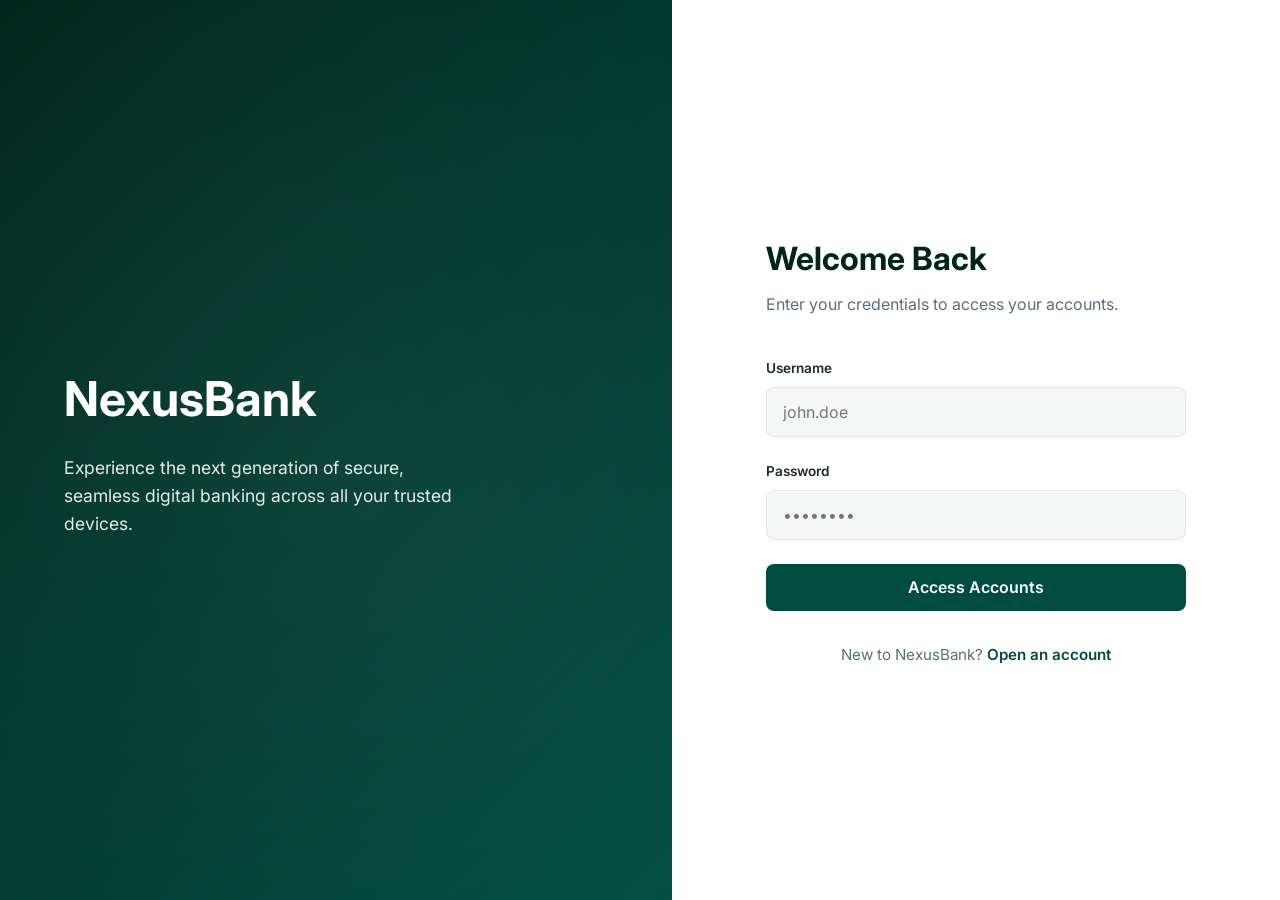
<file: frontend/index.html>
<!DOCTYPE html>
<html lang="en">
<head>
    <meta charset="UTF-8">
    <meta name="viewport" content="width=device-width, initial-scale=1.0">
    <title>NexusBank | Secure Login</title>
    <link href="https://fonts.googleapis.com/css2?family=Inter:wght@400;500;600;700&display=swap" rel="stylesheet">
    <link rel="stylesheet" href="styles.css">
</head>
<body>
    <div class="auth-layout">
        <div class="auth-hero">
            <h1>NexusBank</h1>
            <p>Experience the next generation of secure, seamless digital banking across all your trusted devices.</p>
        </div>
        <div class="auth-content">
            <div class="auth-card">
                <h2>Welcome Back</h2>
                <p class="subtitle">Enter your credentials to access your accounts.</p>
                
                <div id="alert-box" class="alert"></div>

                <form id="login-form">
                    <div class="form-group">
                        <label for="username">Username</label>
                        <input type="text" id="username" placeholder="john.doe" required autocomplete="username">
                    </div>
                    <div class="form-group">
                        <label for="password">Password</label>
                        <input type="password" id="password" placeholder="••••••••" required autocomplete="current-password">
                    </div>
                    <button type="submit" class="btn">Access Accounts</button>
                </form>

                <div id="approval-section">
                    <h3 style="color: #D35400; font-size: 1.1rem; margin-bottom: 0.5rem; display: flex; align-items: center; gap: 0.5rem;">
                        <svg width="20" height="20" viewBox="0 0 24 24" fill="none" stroke="currentColor" stroke-width="2" stroke-linecap="round" stroke-linejoin="round"><path d="M10.29 3.86L1.82 18a2 2 0 0 0 1.71 3h16.94a2 2 0 0 0 1.71-3L13.71 3.86a2 2 0 0 0-3.42 0z"></path><line x1="12" y1="9" x2="12" y2="13"></line><line x1="12" y1="17" x2="12.01" y2="17"></line></svg>
                        Unrecognized Device
                    </h3>
                    <p style="font-size: 0.9rem; color: #935116;">We blocked a login attempt from this device for your security. Verify your device fingerprint to proceed.</p>
                    <div class="fingerprint-box" id="fingerprint-display"></div>
                    <button id="approve-btn" class="btn btn-secondary" style="background: white;">Trust Device & Login</button>
                </div>

                <div class="links">
                    <p>New to NexusBank? <a href="register.html">Open an account</a></p>
                </div>
            </div>
        </div>
    </div>
    <script src="app.js"></script>
    <script>
        document.addEventListener('DOMContentLoaded', () => {
            if (localStorage.getItem('token')) window.location.href = 'dashboard.html';
        });
    </script>
</body>
</html>
</file>
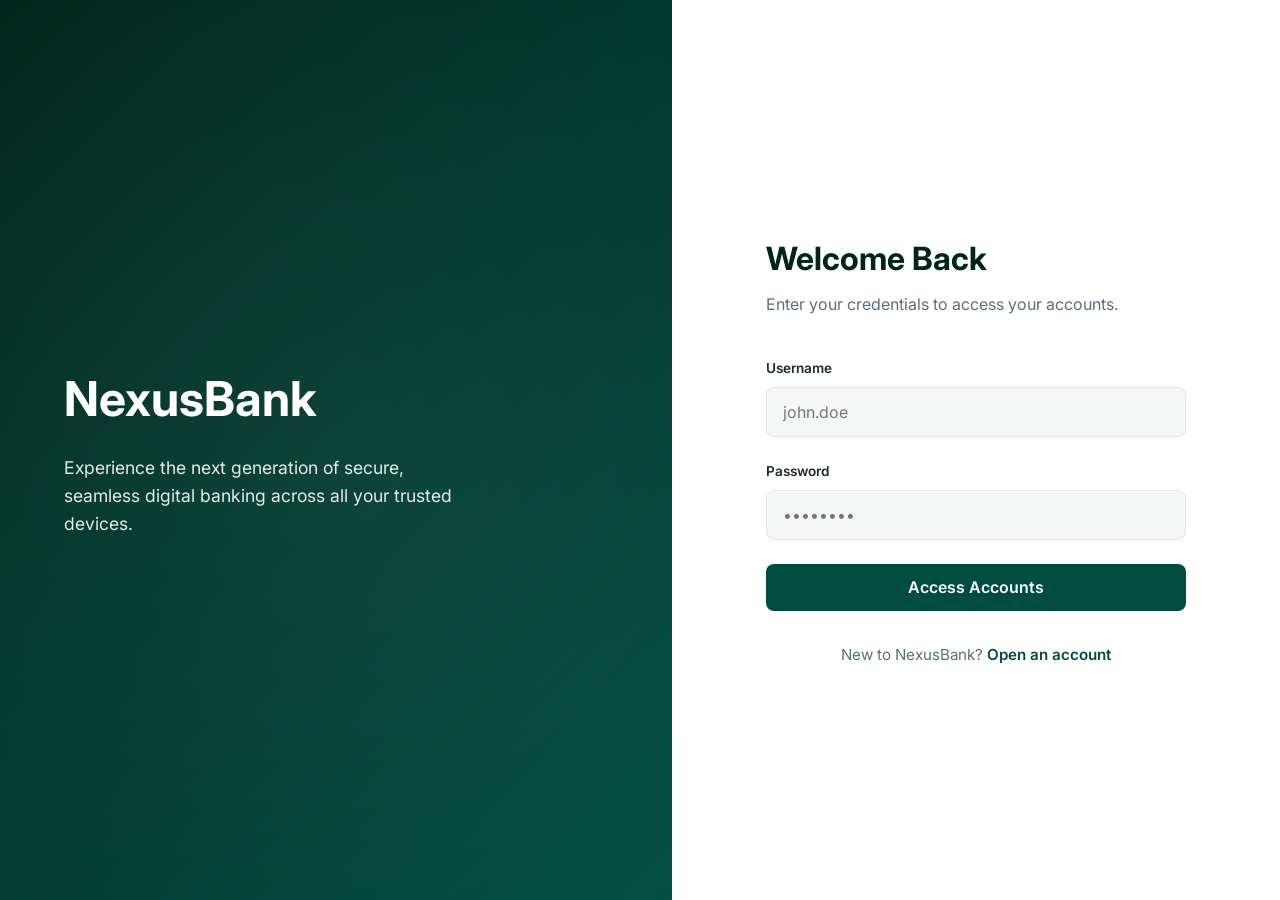
<file: frontend/dashboard.html>
<!DOCTYPE html>
<html lang="en">
<head>
    <meta charset="UTF-8">
    <meta name="viewport" content="width=device-width, initial-scale=1.0">
    <title>NexusBank | Overview</title>
    <link href="https://fonts.googleapis.com/css2?family=Inter:wght@400;500;600;700&display=swap" rel="stylesheet">
    <link rel="stylesheet" href="styles.css">
</head>
<body>
    <div class="app-layout">
        <aside class="sidebar">
            <div class="sidebar-logo">
                <div style="width:28px;height:28px;border-radius:6px;background:var(--accent); display:flex; align-items:center; justify-content:center;">
                    <svg width="18" height="18" viewBox="0 0 24 24" fill="none" stroke="var(--primary-dark)" stroke-width="3" stroke-linecap="round" stroke-linejoin="round"><path d="M21 16V8a2 2 0 0 0-1-1.73l-7-4a2 2 0 0 0-2 0l-7 4A2 2 0 0 0 3 8v8a2 2 0 0 0 1 1.73l7 4a2 2 0 0 0 2 0l7-4A2 2 0 0 0 21 16z"></path></svg>
                </div>
                NexusBank
            </div>
            <nav class="sidebar-nav">
                <a href="#" class="sidebar-link active">Overview</a>
                <a href="#" class="sidebar-link">Transactions</a>
                <a href="#" class="sidebar-link">Transfers</a>
                <a href="#" class="sidebar-link" style="margin-top: auto; border-top: 1px solid rgba(255,255,255,0.1); padding-top: 1.5rem;" id="logout-btn">Sign Out</a>
            </nav>
        </aside>

        <main class="main-content">
            <header class="top-header">
                <div>
                    <h1 style="color: var(--primary-dark);">Dashboard</h1>
                    <p style="color: var(--text-muted);">View your financial summary and security settings.</p>
                </div>
                <div class="user-profile">
                    <div style="text-align: right;">
                        <div style="font-weight: 600; font-size: 0.95rem; color: var(--text-main);" id="user-display-name">Loading...</div>
                        <div style="font-size: 0.8rem; color: var(--text-muted);">Premium Member</div>
                    </div>
                    <div class="avatar" id="user-avatar">?</div>
                </div>
            </header>
            
            <div id="alert-box" class="alert"></div>

            <div class="grid-2">
                <div class="card">
                    <div class="card-header">
                        <span class="card-title">Checking Account</span>
                        <span style="color: var(--text-muted); font-size: 0.85rem;">...4921</span>
                    </div>
                    <div class="balance-amt">$12,450.00</div>
                    <div class="balance-sub">Available Balance</div>
                </div>
                <div class="card">
                    <div class="card-header">
                        <span class="card-title">Savings Account</span>
                        <span style="color: var(--text-muted); font-size: 0.85rem;">...1104</span>
                    </div>
                    <div class="balance-amt">$45,000.50</div>
                    <div class="balance-sub">Available Balance</div>
                </div>
            </div>

            <div class="card" style="margin-bottom: 3rem;">
                <div class="card-header" style="margin-bottom: 1.5rem; align-items: flex-start;">
                    <div>
                        <h3 class="card-title">Device Security Management</h3>
                        <p class="balance-sub" style="margin-top: 0.2rem;">Review and revoke access for devices associated with your account.</p>
                    </div>
                    <button id="refresh-devices" class="btn-secondary btn" style="width: auto; padding: 0.5rem 1rem; font-size: 0.85rem; border-radius: 6px;">↻ Refresh</button>
                </div>
                
                <ul class="device-list" id="device-list">
                    <li class="device-item" style="justify-content: center; color: var(--text-muted);">Loading devices...</li>
                </ul>
            </div>
        </main>
    </div>
    <script src="app.js"></script>
    <script>
        document.addEventListener('DOMContentLoaded', () => {
            if (!localStorage.getItem('token')) {
                window.location.href = 'index.html';
            } else {
                initDashboard();

                const originalInitDashboard = initDashboard;
                initDashboard = async function() {
                    const nameSpan = document.getElementById('user-display-name');
                    const observer = new MutationObserver(() => {
                        if(nameSpan.textContent && nameSpan.textContent !== 'Loading...') {
                            document.getElementById('user-avatar').textContent = nameSpan.textContent.charAt(0).toUpperCase();
                            observer.disconnect();
                        }
                    });
                    observer.observe(nameSpan, { childList: true });
                    await originalInitDashboard();
                }
                initDashboard();
            }
        });
    </script>
</body>
</html>
</file>
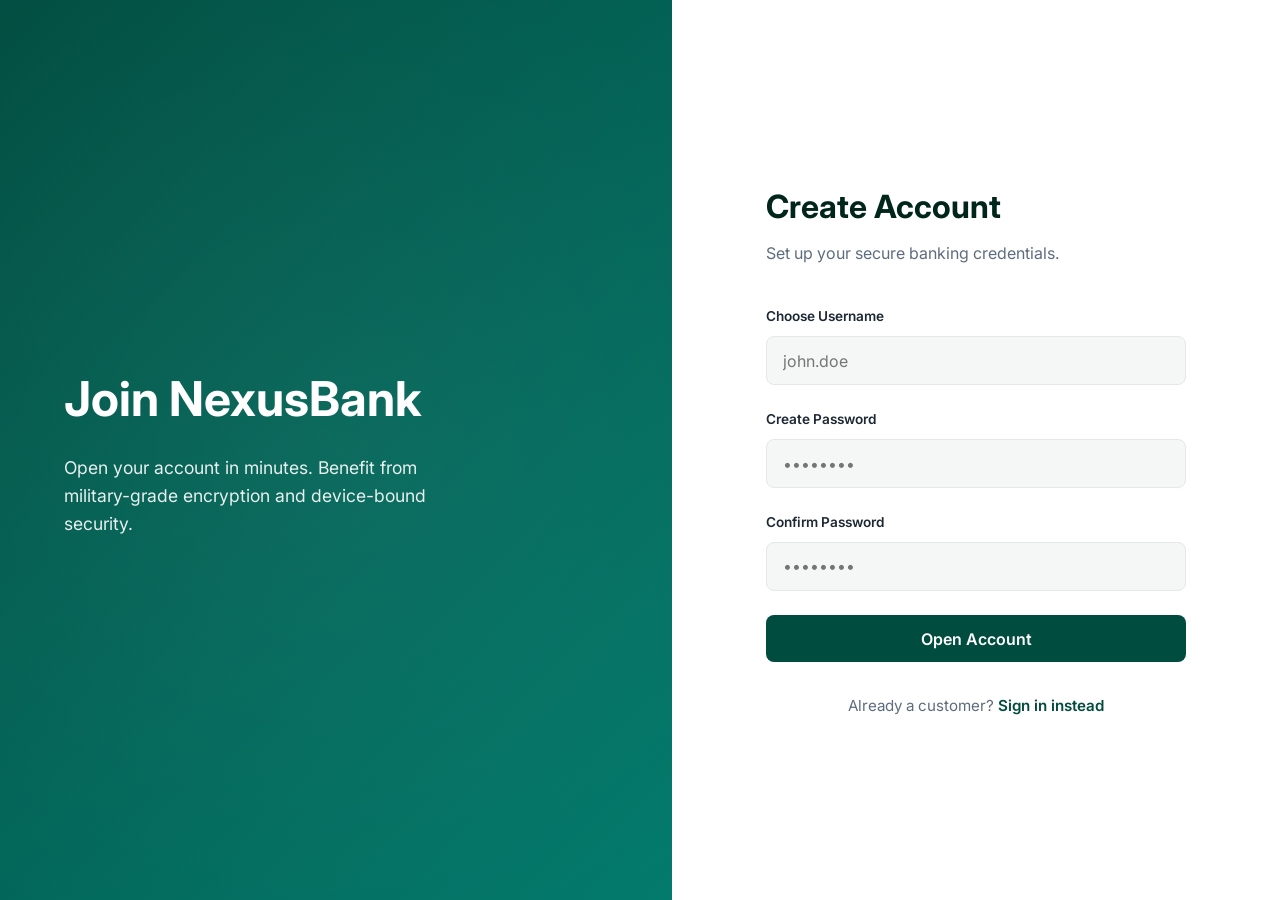
<file: frontend/register.html>
<!DOCTYPE html>
<html lang="en">
<head>
    <meta charset="UTF-8">
    <meta name="viewport" content="width=device-width, initial-scale=1.0">
    <title>NexusBank | Open Account</title>
    <link href="https://fonts.googleapis.com/css2?family=Inter:wght@400;500;600;700&display=swap" rel="stylesheet">
    <link rel="stylesheet" href="styles.css">
</head>
<body>
    <div class="auth-layout">
        <div class="auth-hero" style="background: linear-gradient(135deg, #004D40 0%, #00796B 100%);">
            <h1>Join NexusBank</h1>
            <p>Open your account in minutes. Benefit from military-grade encryption and device-bound security.</p>
        </div>
        <div class="auth-content">
            <div class="auth-card">
                <h2>Create Account</h2>
                <p class="subtitle">Set up your secure banking credentials.</p>
                
                <div id="alert-box" class="alert"></div>

                <form id="register-form">
                    <div class="form-group">
                        <label for="username">Choose Username</label>
                        <input type="text" id="username" placeholder="john.doe" required autocomplete="username">
                    </div>
                    <div class="form-group">
                        <label for="password">Create Password</label>
                        <input type="password" id="password" placeholder="••••••••" required autocomplete="new-password">
                    </div>
                    <div class="form-group">
                        <label for="confirm-password">Confirm Password</label>
                        <input type="password" id="confirm-password" placeholder="••••••••" required autocomplete="new-password">
                    </div>
                    <button type="submit" class="btn">Open Account</button>
                </form>

                <div class="links">
                    <p>Already a customer? <a href="index.html">Sign in instead</a></p>
                </div>
            </div>
        </div>
    </div>
    <script src="app.js"></script>
</body>
</html>
</file>
<file: frontend/styles.css>
:root {
    --primary: #004D40; 
    --primary-light: #00796B;
    --primary-dark: #00251A;
    --accent: #FFC107;
    --background: #F4F7F6;
    --surface: #FFFFFF;
    --text-main: #1C2833;
    --text-muted: #5D6D7E;
    --border: #E5E8E8;
    --danger: #E74C3C;
    --success: #27AE60;
    --shadow-sm: 0 2px 4px rgba(0,0,0,0.05);
    --shadow-md: 0 4px 6px rgba(0,0,0,0.07);
    --shadow-lg: 0 10px 15px rgba(0,0,0,0.1);
}

* { box-sizing: border-box; margin: 0; padding: 0; font-family: 'Inter', sans-serif; }

body { background-color: var(--background); color: var(--text-main); line-height: 1.6; }

/* Auth Pages Split Layout */
.auth-layout { display: flex; min-height: 100vh; }
.auth-hero { flex: 1; background: linear-gradient(135deg, var(--primary-dark) 0%, var(--primary) 100%); color: white; display: flex; flex-direction: column; justify-content: center; padding: 4rem; position: relative; overflow: hidden; }
.auth-hero::after { content: ''; position: absolute; bottom: -50%; left: -50%; width: 200%; height: 200%; background: radial-gradient(circle, rgba(255,255,255,0.05) 0%, transparent 60%); pointer-events: none; }
.auth-hero h1 { font-size: 3rem; margin-bottom: 1rem; font-weight: 700; position: relative; z-index: 10; }
.auth-hero p { font-size: 1.1rem; opacity: 0.9; max-width: 400px; position: relative; z-index: 10; }

.auth-content { flex: 1; display: flex; justify-content: center; align-items: center; background: var(--surface); padding: 2rem; }
.auth-card { width: 100%; max-width: 420px; }
.auth-card h2 { font-size: 2rem; color: var(--primary-dark); margin-bottom: 0.5rem; }
.auth-card p.subtitle { color: var(--text-muted); margin-bottom: 2.5rem; }

/* Dashboard Layout */
.app-layout { display: flex; min-height: 100vh; }
.sidebar { width: 260px; background: var(--primary-dark); color: white; padding: 2rem; display: flex; flex-direction: column; }
.sidebar-logo { font-size: 1.5rem; font-weight: 700; display: flex; align-items: center; gap: 0.8rem; margin-bottom: 3rem; letter-spacing: 1px;}
.sidebar-nav { flex: 1; display: flex; flex-direction: column; gap: 0.5rem; }
.sidebar-link { color: rgba(255,255,255,0.7); text-decoration: none; padding: 0.75rem 1rem; border-radius: 8px; transition: all 0.2s; font-weight: 500;}
.sidebar-link:hover, .sidebar-link.active { background: rgba(255,255,255,0.1); color: white; }

.main-content { flex: 1; padding: 3rem; overflow-y: auto; }
.top-header { display: flex; justify-content: space-between; align-items: center; margin-bottom: 2.5rem; }
.user-profile { display: flex; align-items: center; gap: 1rem; }
.avatar { width: 44px; height: 44px; border-radius: 50%; background: var(--primary); color: white; display: flex; align-items: center; justify-content: center; font-weight: bold; font-size: 1.2rem;}

/* Forms & Inputs */
.form-group { margin-bottom: 1.5rem; }
label { display: block; font-size: 0.85rem; font-weight: 600; margin-bottom: 0.5rem; color: var(--text-main); }
input { width: 100%; padding: 0.85rem 1rem; border: 1px solid var(--border); border-radius: 8px; font-size: 1rem; transition: all 0.2s ease; background: var(--background); }
input:focus { border-color: var(--primary); box-shadow: 0 0 0 4px rgba(0, 77, 64, 0.1); outline: none; background: var(--surface); }

/* Buttons */
.btn { width: 100%; padding: 0.85rem; background-color: var(--primary); color: white; border: none; border-radius: 8px; font-size: 1rem; font-weight: 600; cursor: pointer; transition: all 0.2s ease; }
.btn:hover { background-color: var(--primary-light); transform: translateY(-1px); box-shadow: var(--shadow-md); }
.btn:active { transform: translateY(0); box-shadow: none; }
.btn-secondary { background-color: transparent; color: var(--primary); border: 1px solid var(--primary); }
.btn-secondary:hover { background-color: rgba(0, 77, 64, 0.05); }

/* Cards & Dashboard Elements */
.grid-2 { display: grid; grid-template-columns: 1fr 1fr; gap: 1.5rem; margin-bottom: 2rem; }
.card { background: var(--surface); border: 1px solid var(--border); border-radius: 12px; padding: 1.5rem; box-shadow: var(--shadow-sm); }
.card-header { display: flex; justify-content: space-between; align-items: center; margin-bottom: 1rem; }
.card-title { font-size: 1.1rem; font-weight: 600; color: var(--text-main); }
.balance-amt { font-size: 2.5rem; font-weight: 700; color: var(--primary-dark); margin: 0.5rem 0; }
.balance-sub { font-size: 0.85rem; color: var(--text-muted); }

/* Device List */
.device-list { list-style: none; }
.device-item { display: flex; justify-content: space-between; align-items: center; padding: 1.25rem 0; border-bottom: 1px solid var(--border); }
.device-item:last-child { border-bottom: none; padding-bottom: 0; }
.device-info h4 { margin-bottom: 0.3rem; color: var(--text-main); font-size: 1rem; display: flex; align-items: center; gap: 0.5rem;}
.device-info p { font-size: 0.85rem; color: var(--text-muted); font-family: 'Courier New', monospace; background: var(--background); padding: 0.3rem 0.5rem; border-radius: 4px; display: inline-block; margin-top: 0.3rem;}
.btn-danger { background-color: transparent; color: var(--danger); border: 1px solid var(--danger); padding: 0.5rem 1rem; font-size: 0.85rem; border-radius: 6px; cursor: pointer; font-weight: 600; transition: all 0.2s;}
.btn-danger:hover { background-color: var(--danger); color: white; }
.badge { background-color: var(--success); color: white; padding: 0.2rem 0.6rem; border-radius: 12px; font-size: 0.7rem; font-weight: 600; text-transform: uppercase; letter-spacing: 0.5px;}

/* Alerts & Unrecognized Device */
.alert { padding: 1rem; border-radius: 8px; margin-bottom: 1.5rem; font-size: 0.95rem; display: none; font-weight: 500; }
.alert.error { background-color: #FDEDEC; color: var(--danger); border: 1px solid #F5B7B1; display: block; }
.alert.success { background-color: #E9F7EF; color: var(--success); border: 1px solid #A9DFBF; display: block; }

#approval-section { display: none; margin-top: 2rem; padding: 1.5rem; background: #FFF8E1; border: 1px solid #FFE082; border-radius: 8px; border-left: 4px solid #F39C12; }
.fingerprint-box { background-color: rgba(255,255,255,0.7); padding: 0.85rem; border-radius: 6px; font-family: monospace; font-size: 0.85rem; word-break: break-all; margin: 1rem 0; color: #D35400; border: 1px dashed #F39C12;}

.links { margin-top: 2rem; text-align: center; font-size: 0.95rem; color: var(--text-muted); }
.links a { color: var(--primary); text-decoration: none; font-weight: 600; transition: color 0.2s; }
.links a:hover { color: var(--primary-light); }
</file>
